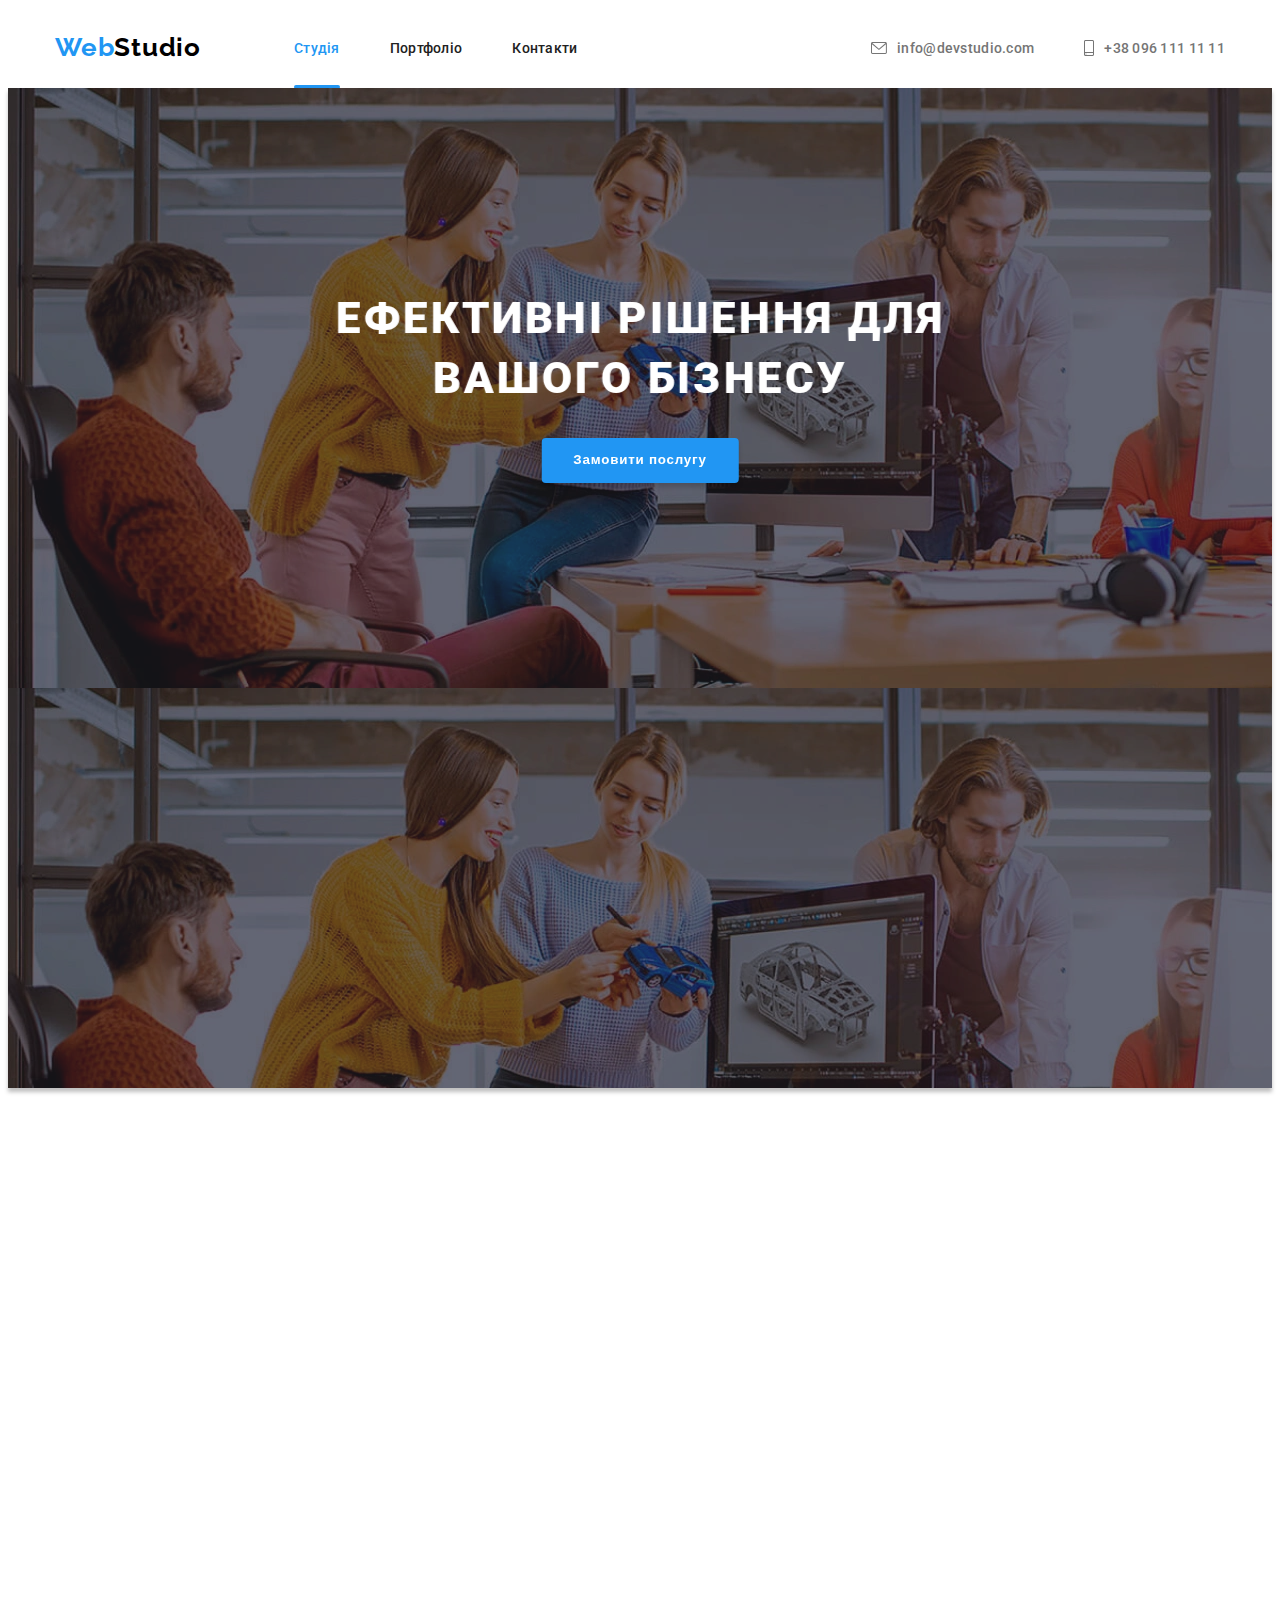
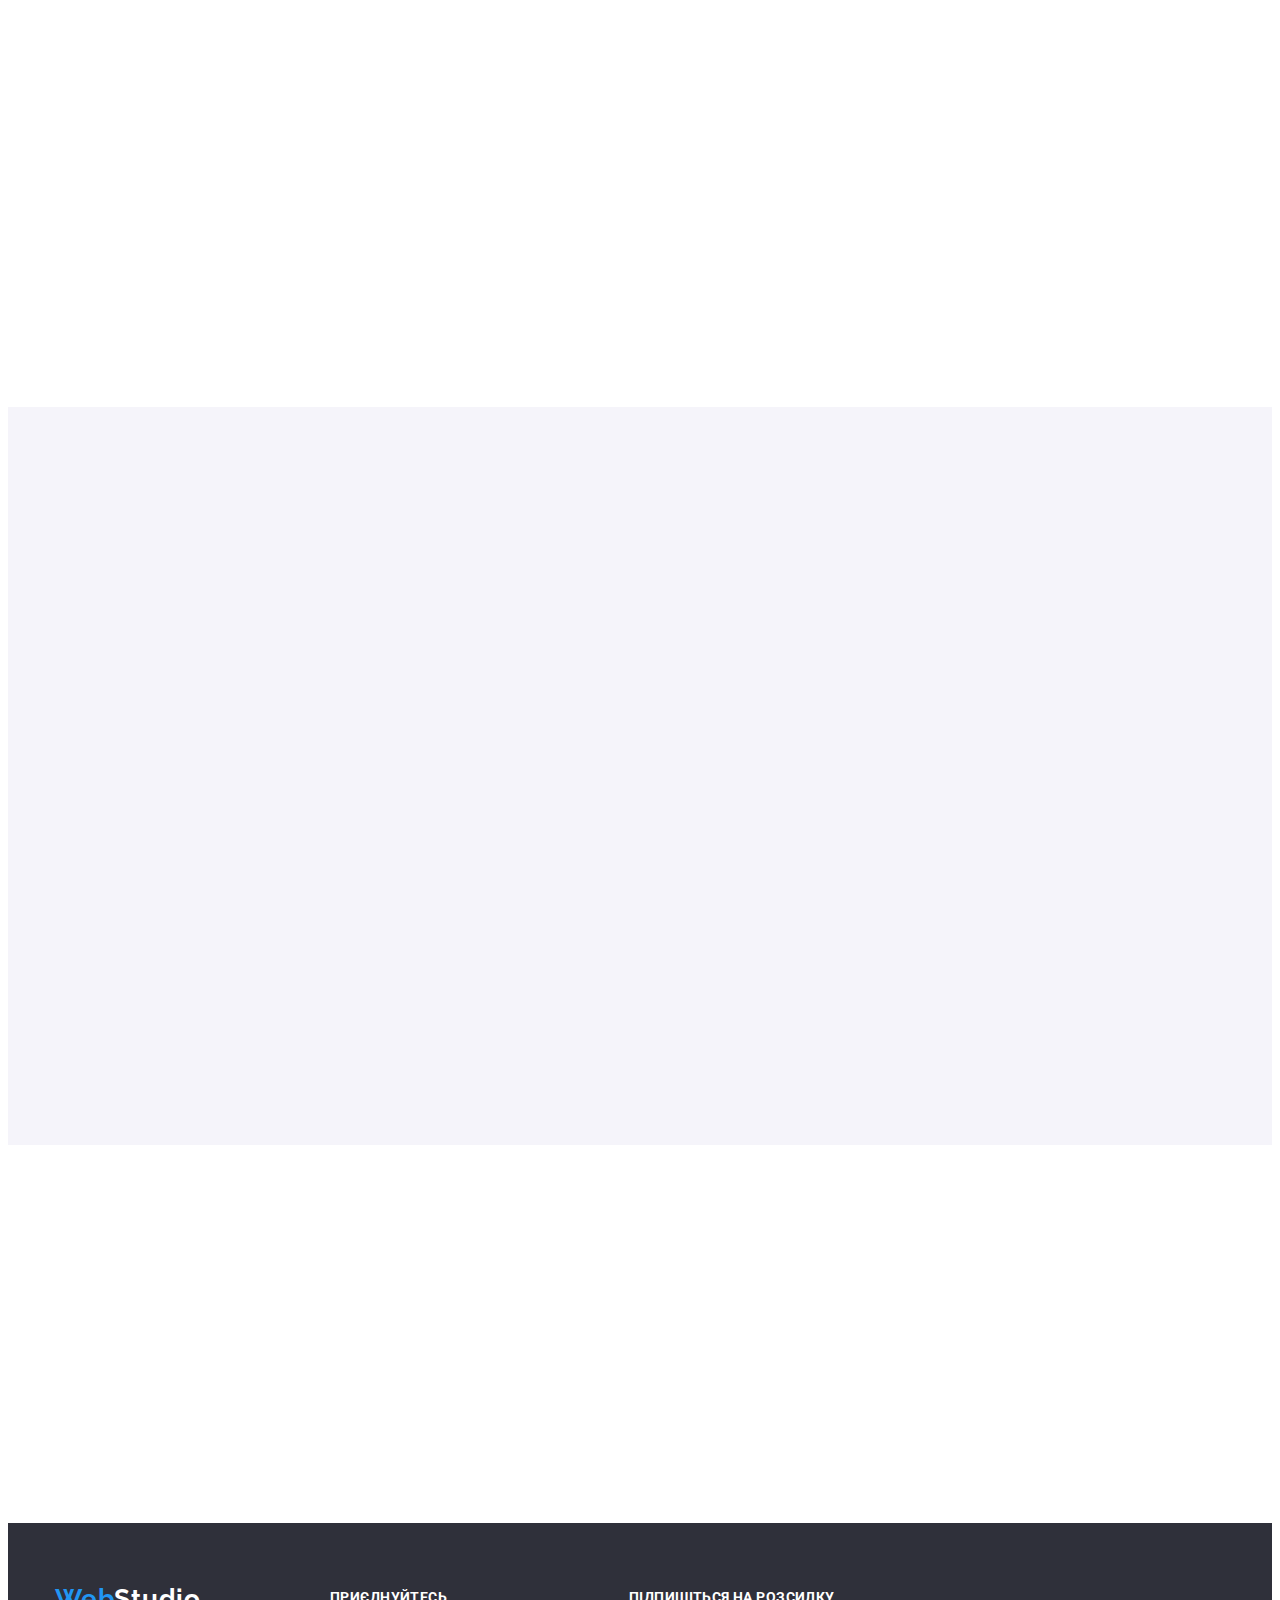
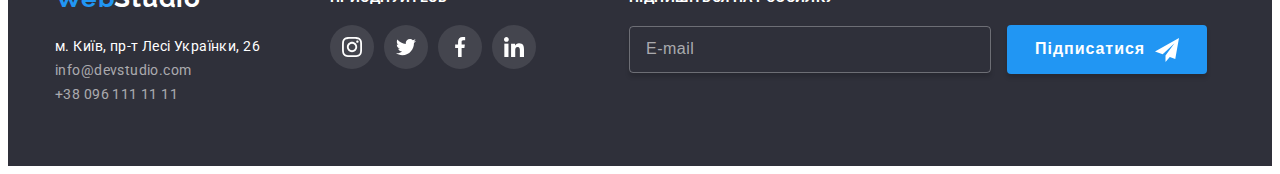
<file: index.html>
<!DOCTYPE html>
<html lang="en">
  <head>
    <meta charset="UTF-8">
    <meta http-equiv="X-UA-Compatible" content="IE=edge">
    <meta name="viewport" content="width=device-width, initial-scale=1.0">
    <title>WebStudio</title>
    <!-- шрифти -->
    <link href="https://fonts.googleapis.com" rel="preconnect">
    <link href="https://fonts.gstatic.com" rel="preconnect" crossorigin>
    <link href="https://fonts.googleapis.com/css2?family=Playfair+Display&family=Raleway:wght@700&family=Roboto:wght@400;500;700;900&family=Ubuntu:wght@300&display=swap" rel="stylesheet">

    <link href="https://cdnjs.cloudflare.com/ajax/libs/modern-normalize/1.1.0/modern-normalize.min.css" rel="stylesheet" integrity="sha512-wpPYUAdjBVSE4KJnH1VR1HeZfpl1ub8YT/NKx4PuQ5NmX2tKuGu6U/JRp5y+Y8XG2tV+wKQpNHVUX03MfMFn9Q==" crossorigin="anonymous" referrerpolicy="no-referrer">

    <link href="https://unpkg.com/aos@2.3.1/dist/aos.css" rel="stylesheet">
    <link href="./styles/modal.css" rel="stylesheet">
    <link href="./styles/reset.css" rel="stylesheet">
    <link href="./styles/index.css" rel="stylesheet">
  </head>

  <body>
    <!-- Секція HEADER -->
    <header class="header">
      <div class="container">
        <nav class="header-navigation">
          <a class="header-logo" href="./index.html">Web<span>Studio</span></a>
          <ul class="navigation-list">
            <li class="navigation-item">
              <a class="navigation-first-page" href="./index.html" target="_parent" rel="noopener noreferrer">Студія</a>
            </li>
            <li class="navigation-item">
              <a class="navigation-link" href="./portfolio.html" target="_parent" rel="noopener noreferrer">Портфоліо</a>
              <div class="navigation-widget"></div>
            </li>
            <li class="navigation-item">
              <a class="navigation-link" href="./kontakt.html" target="_parent" rel="noopener noreferrer">Контакти</a>
              <div class="navigation-widget"></div>
            </li>
          </ul>
          <ul class="navigation-contacts">
            <li class="navigation-contact">
              <a class="contact-link" href="mailto:info@devstudio.com">
                <svg class="svg-icon-mail">
                  <use href="./img/svg/symbol-defs.svg#icon-mail"></use>
                </svg>
                <span class="contact-text">info@devstudio.com</span>
              </a>
            </li>
            <li class="navigation-contact">
              <a class="contact-link" href="tel:+380961111111">
                <svg class="svg-icon-smartphone">
                  <use href="./img/svg/symbol-defs.svg#icon-smartphone"></use>
                </svg>
                <span class="contact-text">+38 096 111 11 11</span>
              </a>
            </li>
          </ul>
        </nav>
      </div>
    </header>
    <!-- MAIN -->
    <main class="main">
      <!-- cекція герой -->
      <section class="hero" data-aos="zoom-in" data-aos-duration="500">
        <div class="container">
            <div class="hero-overlay"></div>
            <div class="hero-container">
                <h1 class="hero-tittle" data-aos="flip-down" data-aos-duration="1000">Ефективні рішення для <br>вашого бізнесу</h1>
             <button class="hero-button" data-modal-open type="button">
            Замовити послугу
            </button>
          </div>
        </div>
      </section>
      <!-- Нова секція - second-section -->
      <section class="second-section">
        <div class="container">
          <ul class="second-section-list">
            <li class="second-section-item ssi1" data-aos="fade-right" data-aos-duration="1000">
              <h2 class="second-section-title">УВАГА ДО ДЕТАЛЕЙ</h2>
              <p class="second-section-paragraph">
                Ідейні міркування, і навіть початок повсякденної роботи з
                формування позиції.
              </p>
            </li>
            <li class="second-section-item ssi2" data-aos="fade-up" data-aos-duration="1000">
              <h2 class="second-section-title">ПУНКТУАЛЬНІСТЬ</h2>
              <p class="second-section-paragraph">
                Завдання організації, особливо рамки і місце навчання кадрів
                тягне у себе.
              </p>
            </li>
            <li class="second-section-item ssi3" data-aos="fade-up" data-aos-duration="1000">
              <h2 class="second-section-title">ПЛАНУВАННЯ</h2>
              <p class="second-section-paragraph">
                Так само консультація з широким активом значною мірою зумовлює.
              </p>
            </li>
            <li class="second-section-item ssi4" data-aos="fade-left" data-aos-duration="1000">
              <h2 class="second-section-title">СУЧАСНІ ТЕХНОЛОГІЇ</h2>
              <p class="second-section-paragraph">
                Значимість цих проблем настільки очевидна, що реалізація
                планових завдань.
              </p>
            </li>
          </ul>
        </div>
      </section>
      <!-- work -->
      <section class="work">
        <div class="container">
          <h2 class="work-title" data-aos="zoom-in-up" data-aos-duration="800">Чим ми займаємося</h2>
          <ul class="work-list">
            <li class="work-item" data-aos="zoom-in-down" data-aos-duration="1000">
              <img class="work-img" src="./img/imgIndex/img1.webp" alt="планшетні рішення">
              <div class="work-box">
                <p class="work-text">Десктопні додатки</p>
              </div>
            </li>
            <li class="work-item" data-aos="zoom-in-down" data-aos-duration="1000">
              <img class="work-img" src="./img/imgIndex/img2.webp" alt="мобільні сайти">
              <div class="work-box">
                <p class="work-text">Мобільні додатки</p>
              </div>
            </li>
            <li class="work-item" data-aos="zoom-in-down" data-aos-duration="1000">
              <img class="work-img" src="./img/imgIndex/img3.webp" alt="дизайнерські рішення">
              <div class="work-box">
                <p class="work-text">Дизайнерські рішення</p>
              </div>
            </li>
          </ul>
        </div>
      </section>
      <!-- Нова секція - team -->
      <section class="team">
        <div class="container">
          <h2 class="team-title" data-aos="zoom-out-up" data-aos-duration="400">Наша команда</h2>
          <ul class="team-list">
            <li class="team-item" data-aos="flip-left" data-aos-duration="1000">
              <img class="team-image" src="./img/imgIndex/img4.webp" alt="фото гора Дем'яненко" width="500">
              <h3 class="team-subtitle">Ігор Дем'яненко</h3>
              <p class="team-text">Product Designer</p>
              <ul class="team-socials">
                <li class="team-social">
                  <a class="team-icons" href="#">
                    <svg class="team-icon">
                      <use href="./img/svg/symbol-defs.svg#icon-instagram"></use>
                    </svg>
                  </a>
                </li>
                <li class="team-social">
                  <a class="team-icons" href="#">
                    <svg class="team-icon">
                      <use href="./img/svg/symbol-defs.svg#icon-twitter"></use>
                    </svg>
                  </a>
                </li>
                <li class="team-social">
                  <a class="team-icons" href="#">
                    <svg class="team-icon">
                      <use href="./img/svg/symbol-defs.svg#icon-facebook"></use>
                    </svg>
                  </a>
                </li>
                <li class="team-social">
                  <a class="team-icons" href="#">
                    <svg class="team-icon">
                      <use href="./img/svg/symbol-defs.svg#icon-linkedin"></use>
                    </svg>
                  </a>
                </li>
              </ul>
            </li>
            <li class="team-item" data-aos="flip-left" data-aos-duration="1500">
              <img class="team-image" src="./img/imgIndex/img5.webp" alt="фото Ольги Рєпіни" width="500">
              <h3 class="team-subtitle">Ольга Рєпіна</h3>
              <p class="team-text">Frontend Developer</p>
              <ul class="team-socials">
                <li class="team-social">
                  <a class="team-icons" href="#">
                    <svg class="team-icon">
                      <use href="./img/svg/symbol-defs.svg#icon-instagram"></use>
                    </svg>
                  </a>
                </li>
                <li class="team-social">
                  <a class="team-icons" href="#">
                    <svg class="team-icon">
                      <use href="./img/svg/symbol-defs.svg#icon-twitter"></use>
                    </svg>
                  </a>
                </li>
                <li class="team-social">
                  <a class="team-icons" href="#">
                    <svg class="team-icon">
                      <use href="./img/svg/symbol-defs.svg#icon-facebook"></use>
                    </svg>
                  </a>
                </li>
                <li class="team-social">
                  <a class="team-icons" href="#">
                    <svg class="team-icon">
                      <use href="./img/svg/symbol-defs.svg#icon-linkedin"></use>
                    </svg>
                  </a>
                </li>
              </ul>
            </li>
            <li class="team-item" data-aos="flip-left" data-aos-duration="2000">
              <img class="team-image" src="./img/imgIndex/img6.webp" alt="фото Миколи Тарасова" width="500">
              <h3 class="team-subtitle">Микола Тарасов</h3>
              <p class="team-text">Marketing</p>
              <ul class="team-socials">
                <li class="team-social">
                  <a class="team-icons" href="#">
                    <svg class="team-icon">
                      <use href="./img/svg/symbol-defs.svg#icon-instagram"></use>
                    </svg>
                  </a>
                </li>
                <li class="team-social">
                  <a class="team-icons" href="#">
                    <svg class="team-icon">
                      <use href="./img/svg/symbol-defs.svg#icon-twitter"></use>
                    </svg>
                  </a>
                </li>
                <li class="team-social">
                  <a class="team-icons" href="#">
                    <svg class="team-icon">
                      <use href="./img/svg/symbol-defs.svg#icon-facebook"></use>
                    </svg>
                  </a>
                </li>
                <li class="team-social">
                  <a class="team-icons" href="#">
                    <svg class="team-icon">
                      <use href="./img/svg/symbol-defs.svg#icon-linkedin"></use>
                    </svg>
                  </a>
                </li>
              </ul>
            </li>
            <li class="team-item" data-aos="flip-left" data-aos-duration="2500">
              <img class="team-image" src="./img/imgIndex/img7.webp" alt="фото Михайла Єрмакова" width="500">
              <h3 class="team-subtitle">Михайло Єрмаков</h3>
              <p class="team-text">UI Designer</p>
              <ul class="team-socials">
                <li class="team-social">
                  <a class="team-icons" href="#">
                    <svg class="team-icon">
                      <use href="./img/svg/symbol-defs.svg#icon-instagram"></use>
                    </svg>
                  </a>
                </li>
                <li class="team-social">
                  <a class="team-icons" href="#">
                    <svg class="team-icon">
                      <use href="./img/svg/symbol-defs.svg#icon-twitter"></use>
                    </svg>
                  </a>
                </li>
                <li class="team-social">
                  <a class="team-icons" href="#">
                    <svg class="team-icon">
                      <use href="./img/svg/symbol-defs.svg#icon-facebook"></use>
                    </svg>
                  </a>
                </li>
                <li class="team-social">
                  <a class="team-icons" href="#">
                    <svg class="team-icon">
                      <use href="./img/svg/symbol-defs.svg#icon-linkedin"></use>
                    </svg>
                  </a>
                </li>
              </ul>
            </li>
          </ul>
        </div>
      </section>
      <section class="customers">
        <h1 class="customers-title" data-aos="fade-down">Постійні клієнти</h1>
        <ul class="customers-list">
          <li class="customers-item" data-aos="zoom-in" data-aos-duration="500">
            <a class="customers-link" href="#">
              <svg class="customers-icon">
                <use href="./img/svg/symbol-defs.svg#icon-Logo1"></use>
              </svg>
            </a>
          </li>
          <li class="customers-item" data-aos="zoom-in" data-aos-duration="800">
            <a class="customers-link" href="#">
              <svg class="customers-icon">
                <use href="./img/svg/symbol-defs.svg#icon-Logo2"></use>
              </svg>
            </a>
          </li>
          <li class="customers-item" data-aos="zoom-in" data-aos-duration="1100">
            <a class="customers-link" href="#">
              <svg class="customers-icon">
                <use href="./img/svg/symbol-defs.svg#icon-Logo3"></use>
              </svg>
            </a>
          </li>
          <li class="customers-item" data-aos="zoom-in" data-aos-duration="1400">
            <a class="customers-link" href="#">
              <svg class="customers-icon">
                <use href="./img/svg/symbol-defs.svg#icon-logo4"></use>
              </svg>
            </a>
          </li>
          <li class="customers-item" data-aos="zoom-in" data-aos-duration="1700">
            <a class="customers-link" href="#">
              <svg class="customers-icon">
                <use href="./img/svg/symbol-defs.svg#icon-Logo5"></use>
              </svg>
            </a>
          </li>
          <li class="customers-item" data-aos="zoom-in" data-aos-duration="2000">
            <a class="customers-link" href="#">
              <svg class="customers-icon">
                <use href="./img/svg/symbol-defs.svg#icon-Logo6"></use>
              </svg>
            </a>
          </li>
        </ul>
      </section>
    </main>
    <!-- Footer -->
    <footer class="footer">
      <div class="container footer-container">
        <div class="footer-box1">
          <a class="footer-logo" href="./index.html">Web<span>Studio</span></a>
          <address class="footer-address">
            м. Київ, пр-т Лесі Українки, 26
          </address>
          <ul class="footer-list">
            <li class="footer-item">
              <a class="footer-link" href="mailto:info@devstudio.com">info@devstudio.com</a>
            </li>
            <li class="footer-item">
              <a class="footer-link" href="tel:+380961111111">+38 096 111 11 11</a>
            </li>
          </ul>
        </div>
        <div class="footer-box2">
          <h2 class="footer-text">приєднуйтесь</h2>
          <ul class="footer-socials">
            <li class="footer-social">
              <a class="footer-icons" href="#">
                <svg class="footer-icon">
                  <use href="./img/svg/symbol-defs.svg#icon-instagram"></use>
                </svg>
              </a>
            </li>
            <li class="footer-social">
              <a class="footer-icons" href="#">
                <svg class="footer-icon">
                  <use href="./img/svg/symbol-defs.svg#icon-twitter"></use>
                </svg>
              </a>
            </li>
            <li class="footer-social">
              <a class="footer-icons" href="#">
                <svg class="footer-icon">
                  <use href="./img/svg/symbol-defs.svg#icon-facebook"></use>
                </svg>
              </a>
            </li>
            <li class="footer-social">
              <a class="footer-icons" href="#">
                <svg class="footer-icon">
                  <use href="./img/svg/symbol-defs.svg#icon-linkedin"></use>
                </svg>
              </a>
            </li>
          </ul>
        </div>
        <form class="footer-form">
          <p class="footer-subscription">Підпишіться на розсилку</p>
          <input class="footer-input" type="email" required placeholder="E-mail">
          <button class="footer-button" type="submit">
            <span>Підписатися</span>
            <svg class="footer-svg" width="24px" height="24px">
              <use href="./img/svg/symbol-defs.svg#icon-telegram"></use>
            </svg>
          </button>
        </form>
      </div>
    </footer>

    <!-- modal -->

    <div class="backdrop is-hidden" data-modal>
      <div class="modal-window">
        <form class="modal-form">
          <h2 class="modal-title">Залиште свої дані, ми вам передзвонимо</h2>
          <ul class="modal-list">
            <li class="modal-item">
              <label class="modal-name-label modal-label" for="name">Ім'я</label>
              <div class="modal-holder">
                <input class="modal-name-input modal-input" id="name" type="text" required>
                <svg class="modal-svg modal-people-svg">
                  <use href="./img/svg/symbol-defs.svg#icon-modal-people"></use>
                </svg>
              </div>
            </li>
            <li class="modal-item">
              <label class="modal-phone-label modal-label" for="phone">Телефон</label>
              <div class="modal-holder">
                <input class="modal-phone-input modal-input" id="phone" type="number" required>
                <svg class="modal-svg modal-phone-svg">
                  <use href="./img/svg/symbol-defs.svg#icon-modal-phone"></use>
                </svg>
              </div>
            </li>
            <li class="modal-item">
              <label class="modal-mail-label modal-label" for="mail">Пошта</label>
              <div class="modal-holder">
                <input class="modal-mail-input modal-input" id="mail" type="email" required>
                <svg class="modal-svg modal-mail-svg">
                  <use href="./img/svg/symbol-defs.svg#icon-modal-mail"></use>
                </svg>
              </div>
            </li>
            <li class="modal-item">
              <label class="modal-comment-label modal-label" for="comment">Коментар</label>
              <input class="modal-comment-input" id="comment" type="text" placeholder="Введіть текст">
            </li>
          </ul>
          <div class="modal-box">
            <input class="modal-checkbox-input" id="checkbox" type="checkbox" required>
            <label class="modal-checkbox-label" for="checkbox">
              <span class="modal-checkbox-text">Погоджуюся з розсилкою та приймаю</span>
            </label>
            <a class="checkbox-link" href="#">Умови договору</a>
          </div>
          <button class="modal-close" data-modal-close>
            <svg class="modal-close-svg">
              <use href="./img/svg/symbol-defs.svg#icon-modal-close"></use>
            </svg>
          </button>
          <button class="modal-button" type="submit">Відправити</button>
        </form>
      </div>
    </div>

    <script src="./js/modal.js"></script>
    <script src="https://unpkg.com/aos@2.3.1/dist/aos.js"></script>
    <script>
      AOS.init();
    </script>
  </body>
</html>
</file>
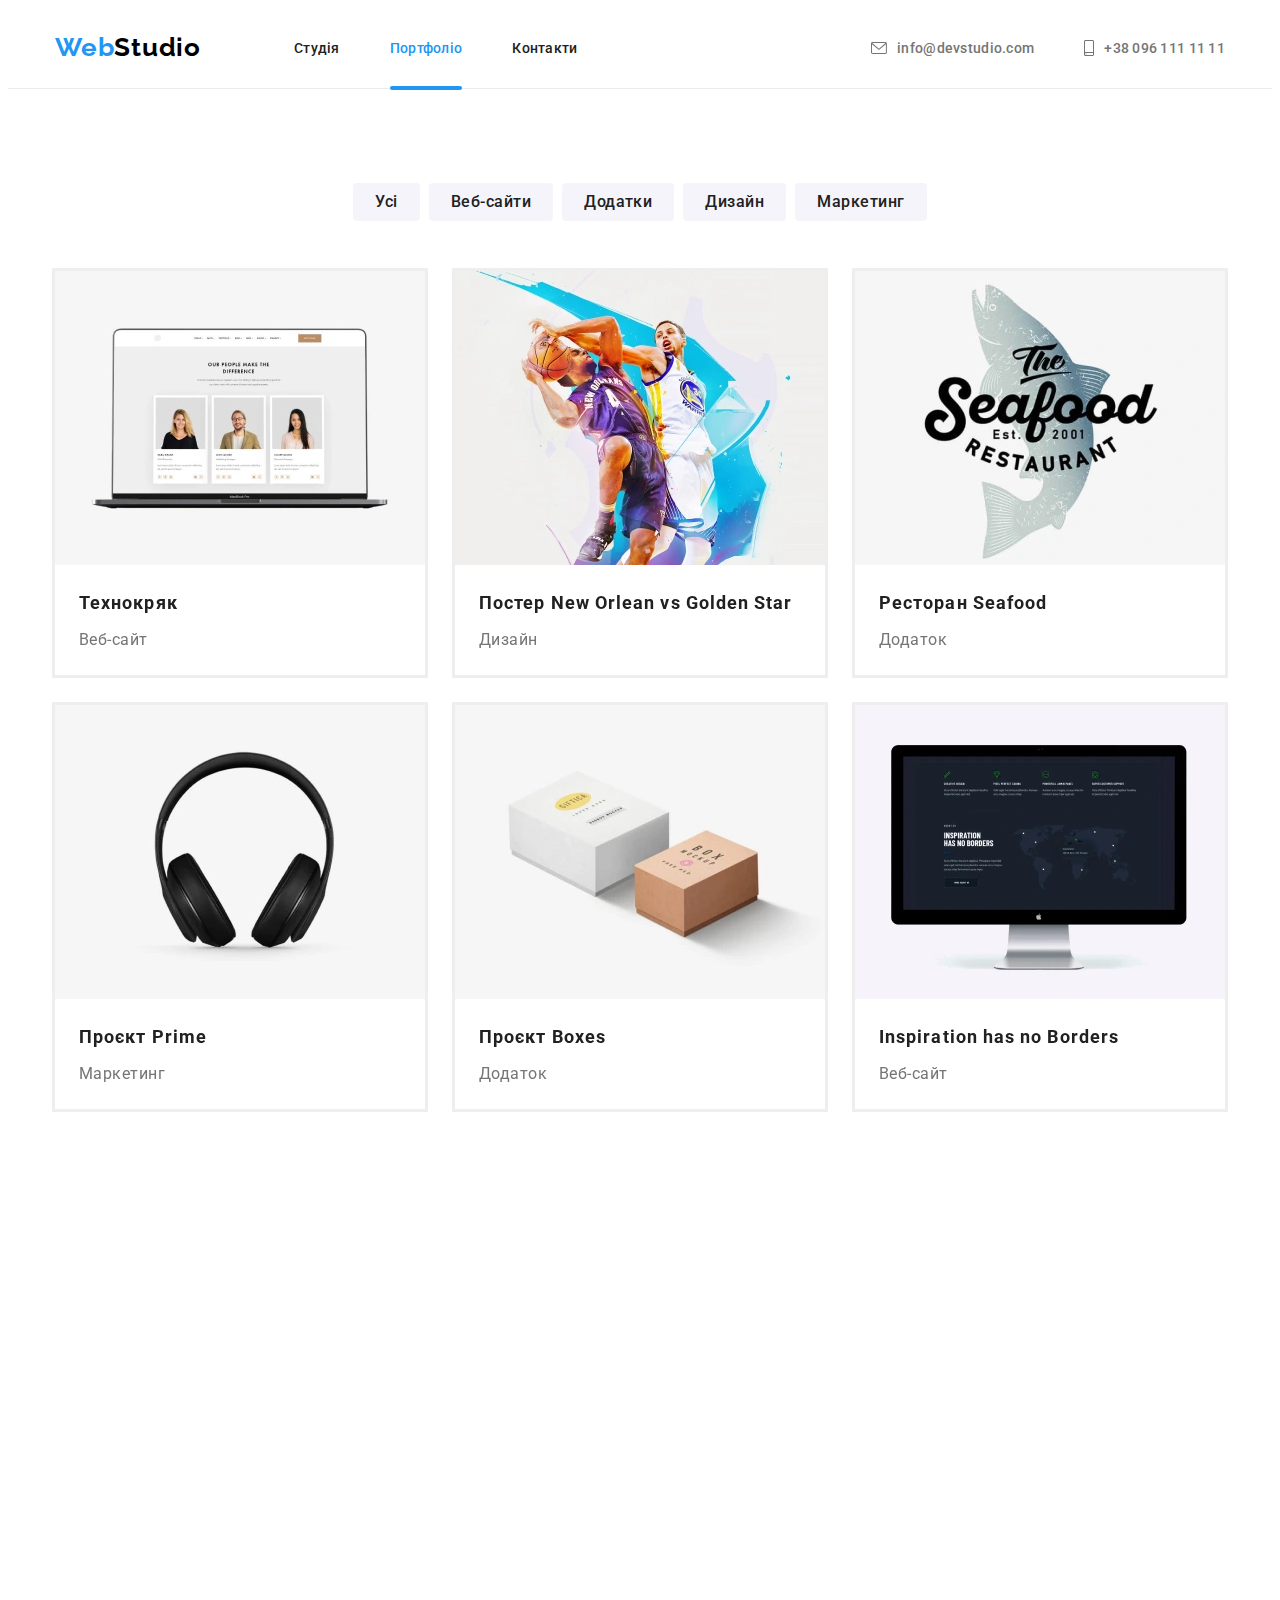
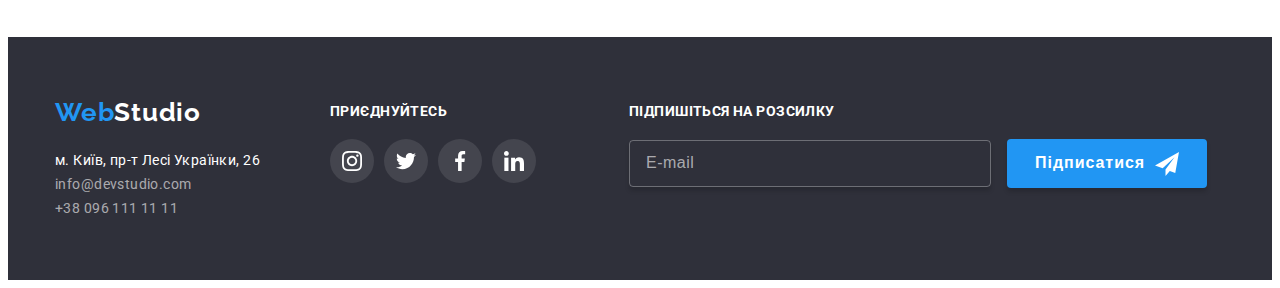
<file: portfolio.html>
<!DOCTYPE html>
<html lang="en">
<head>
    <meta charset="UTF-8">
    <meta http-equiv="X-UA-Compatible" content="IE=edge">
    <meta name="viewport" content="width=device-width, initial-scale=1.0">
    <title>WebStudio</title>
<!-- шрифти -->
<link href="https://fonts.googleapis.com" rel="preconnect">
<link href="https://fonts.gstatic.com" rel="preconnect" crossorigin>
<link href="https://fonts.googleapis.com/css2?family=Playfair+Display&family=Raleway:wght@700&family=Roboto:wght@400;500;700;900&family=Ubuntu:wght@300&display=swap" rel="stylesheet">

<link href="https://cdnjs.cloudflare.com/ajax/libs/modern-normalize/1.1.0/modern-normalize.min.css" rel="stylesheet" integrity="sha512-wpPYUAdjBVSE4KJnH1VR1HeZfpl1ub8YT/NKx4PuQ5NmX2tKuGu6U/JRp5y+Y8XG2tV+wKQpNHVUX03MfMFn9Q==" crossorigin="anonymous" referrerpolicy="no-referrer">

<link href="https://unpkg.com/aos@2.3.1/dist/aos.css" rel="stylesheet">
<link href="./styles/reset.css" rel="stylesheet">
<link href="./styles/portfolio.css" rel="stylesheet">
</head>
<body>
       <!-- HEADER -->
    <!-- Секція HEADER -->
    <header class="header">
        <div class="container">
        <nav class="header-navigation">
            <a class="header-logo" href="./index.html">Web<span>Studio</span></a>
            <ul class="navigation-list">
                <li class="navigation-item">
                    <a class="navigation-link" href="./index.html" target="_parent" rel="noopener noreferrer">Студія</a>
                    <div class="navigation-widget"></div>
                </li>
                <li class="navigation-item">
                    <a class="navigation-second-page" href="./portfolio.html" target="_parent" rel="noopener noreferrer">Портфоліо</a>
                </li>
                <li class="navigation-item">
                    <a class="navigation-link" href="./kontakt.html" target="_parent" rel="noopener noreferrer">Контакти</a>
                    <div class="navigation-widget"></div>
                </li>
            </ul>
            <ul class="navigation-contacts">
                <li class="navigation-contact">
                    <a class="contact-link" href="mailto:info@devstudio.com">
                        <svg class="svg-icon-mail">
                            <use href="./img/svg/symbol-defs.svg#icon-mail"></use>
                        </svg>
                        <span class="contact-text">info@devstudio.com</span>
                    </a>
                </li>
                <li class="navigation-contact">
                    <a class="contact-link" href="tel:+380961111111">
                        <svg class="svg-icon-smartphone">
                            <use href="./img/svg/symbol-defs.svg#icon-smartphone"></use>
                        </svg>
                        <span class="contact-text">+38 096 111 11 11</span>
                    </a>
                </li>
            </ul>
        </nav>
    </div>
    </header>
    <!-- MAIN -->
    <main class="main">
    <!-- SECTION - section-navigation -->
        <section class="section-navigation">
            <div class="container">
            <nav class="main-navigation">
                <ul class="main-navigation-list">
                    <li class="main-navigation-item">
                       <a class="main-navigation-link" href="http://portfolio" target="_blank" rel="noopener noreferrer">Усі</a>
                    </li>
                    <li class="main-navigation-item">
                        <a class="main-navigation-link" href="http://websites" target="_blank" rel="noopener noreferrer">Веб-сайти</a>
                    </li>
                    <li class="main-navigation-item">
                        <a class="main-navigation-link" href="http://dodatky" target="_blank" rel="noopener noreferrer">Додатки</a>
                    </li>
                    <li class="main-navigation-item">
                        <a class="main-navigation-link" href="http://Design" target="_blank" rel="noopener noreferrer">Дизайн</a>
                    </li>
                    <li class="main-navigation-item">
                        <a class="main-navigation-link" href="http://Marketing" target="_blank" rel="noopener noreferrer">Маркетинг</a>
                    </li>
                </ul>
            </nav>
        </div>
        </section>
    <!-- SECTION - content -->
        <section class="content">
            <div class="container">
            <ul class="content-list">
                <li class="content-item" data-aos="fade-up" data-aos-duration="1000">
                    <a class="content-link" href="#">
                        <div class="content-box">
                            <img class="content-image" src="./img/imgPortfolio/img1.webp" alt="комп’ютер">
                            <div class="overlay">
                                <p class="overlay-text">Ресурс пропонує комплексні пропозиції з різним рівнем функціоналу та сервісів. Все це дозволить відвідувачу отримати вичерпні відомості про компанію чи приватну особу.</p>
                            </div> 
                        </div>
                        <h2 class="content-subtitle">Технокряк</h2>
                        <p class="content-text">Веб-сайт</p>
                    </a>
                </li>
                <li class="content-item" data-aos="fade-up" data-aos-duration="1000">
                    <a class="content-link" href>
                        <div class="content-box">
                            <img class="content-image" src="./img/imgPortfolio/img2.webp" alt="баскетбол">
                            <div class="overlay">
                                <p class="overlay-text">Ресурс пропонує комплексні пропозиції з різним рівнем функціоналу та сервісів. Все це дозволить відвідувачу отримати вичерпні відомості про компанію чи приватну особу.</p>
                            </div> 
                        </div>
                        <h2 class="content-subtitle">Постер New Orlean vs Golden Star</h2>
                        <p class="content-text">Дизайн</p>
                    </a>
                </li>
                <li class="content-item" data-aos="fade-up" data-aos-duration="1000">
                     <a class="content-link" href>
                        <div class="content-box">
                            <img class="content-image" src="./img/imgPortfolio/img3.webp" alt="якийсь логотип">
                            <div class="overlay">
                                <p class="overlay-text">Ресурс пропонує комплексні пропозиції з різним рівнем функціоналу та сервісів. Все це дозволить відвідувачу отримати вичерпні відомості про компанію чи приватну особу.</p>
                            </div> 
                        </div>
                        <h2 class="content-subtitle">Ресторан Seafood</h2>
                        <p class="content-text">Додаток</p>
                     </a>
                </li>
                <li class="content-item" data-aos="fade-up" data-aos-duration="1000">
                    <a class="content-link" href>
                        <div class="content-box">
                            <img class="content-image" src="./img/imgPortfolio/img4.webp" alt="навушники">
                            <div class="overlay">
                                <p class="overlay-text">Ресурс пропонує комплексні пропозиції з різним рівнем функціоналу та сервісів. Все це дозволить відвідувачу отримати вичерпні відомості про компанію чи приватну особу.</p>
                            </div> 
                        </div>
                        <h2 class="content-subtitle">Проєкт Prime</h2>
                        <p class="content-text">Маркетинг</p>
                    </a>
                </li>
                <li class="content-item" data-aos="fade-up" data-aos-duration="1000">
                    <a class="content-link" href>
                        <div class="content-box">
                            <img class="content-image" src="./img/imgPortfolio/img5.webp" alt="коробки">
                            <div class="overlay">
                                <p class="overlay-text">Ресурс пропонує комплексні пропозиції з різним рівнем функціоналу та сервісів. Все це дозволить відвідувачу отримати вичерпні відомості про компанію чи приватну особу.</p>
                            </div> 
                        </div>
                        <h2 class="content-subtitle">Проєкт Boxes</h2>
                        <p class="content-text">Додаток</p>
                    </a>
                </li>
                <li class="content-item" data-aos="fade-up" data-aos-duration="1000">
                    <a class="content-link" href>
                        <div class="content-box">
                            <img class="content-image" src="./img/imgPortfolio/img6.webp" alt="комп’ютер">
                            <div class="overlay">
                                <p class="overlay-text">Ресурс пропонує комплексні пропозиції з різним рівнем функціоналу та сервісів. Все це дозволить відвідувачу отримати вичерпні відомості про компанію чи приватну особу.</p>
                            </div> 
                        </div>
                        <h2 class="content-subtitle">Inspiration has no Borders</h2>
                        <p class="content-text">Веб-сайт</p>
                    </a>
                </li>
                <li class="content-item" data-aos="fade-up" data-aos-duration="1000">
                    <a class="content-link" href>
                        <div class="content-box">
                            <img class="content-image" src="./img/imgPortfolio/img7.webp" alt="журнал">
                            <div class="overlay">
                                <p class="overlay-text">Ресурс пропонує комплексні пропозиції з різним рівнем функціоналу та сервісів. Все це дозволить відвідувачу отримати вичерпні відомості про компанію чи приватну особу.</p>
                            </div> 
                        </div>
                        <h2 class="content-subtitle">Видання Limited Edition</h2>
                        <p class="content-text">Дизайн</p>
                    </a>
                </li>
                <li class="content-item" data-aos="fade-up" data-aos-duration="1000">
                    <a class="content-link" href>
                        <div class="content-box">
                            <img class="content-image" src="./img/imgPortfolio/img8.webp" alt="якийсь бейдж">
                            <div class="overlay">
                                <p class="overlay-text">Ресурс пропонує комплексні пропозиції з різним рівнем функціоналу та сервісів. Все це дозволить відвідувачу отримати вичерпні відомості про компанію чи приватну особу.</p>
                            </div> 
                        </div>
                        <h2 class="content-subtitle">Проєкт LAB</h2>
                        <p class="content-text">Маркетинг</p>
                    </a>
                </li>
                <li class="content-item" data-aos="fade-up" data-aos-duration="1000">
                    <a class="content-link" href>
                        <div class="content-box">
                            <img class="content-image" src="./img/imgPortfolio/img9.webp" alt="макбук">
                            <div class="overlay">
                                <p class="overlay-text">Ресурс пропонує комплексні пропозиції з різним рівнем функціоналу та сервісів. Все це дозволить відвідувачу отримати вичерпні відомості про компанію чи приватну особу.</p>
                            </div> 
                        </div>
                        <h2 class="content-subtitle">Growing Business</h2>
                        <p class="content-text">Growing Business</p>
                    </a>
                </li>
            </ul>
        </div>
        </section>
    </main>
    <!-- FOOTER -->
    <footer class="footer">
        <div class="container footer-container">
            <div class="footer-box1">
                <a class="footer-logo" href="./index.html">Web<span>Studio</span></a>
                <address class="footer-address">м. Київ, пр-т Лесі Українки, 26</address>
                <ul class="footer-list">
                    <li class="footer-item">
                        <a class="footer-link" href="mailto:info@devstudio.com">info@devstudio.com</a>
                    </li>
                    <li class="footer-item">
                        <a class="footer-link" href="tel:+380961111111">+38 096 111 11 11</a>
                    </li>
                </ul>
            </div>
            <div class="footer-box2">
                <h2 class="footer-text">приєднуйтесь</h2>
                <ul class="footer-socials">
                    <li class="footer-social">
                        <a class="footer-icons" href="#">
                            <svg class="footer-icon">
                                <use href="./img/svg/symbol-defs.svg#icon-instagram"></use>
                            </svg>
                        </a>
                    </li>
                    <li class="footer-social">
                        <a class="footer-icons" href="#">
                            <svg class="footer-icon">
                                <use href="./img/svg/symbol-defs.svg#icon-twitter"></use>
                            </svg>
                        </a>
                    </li>
                    <li class="footer-social">
                         <a class="footer-icons" href="#">
                            <svg class="footer-icon">
                                <use href="./img/svg/symbol-defs.svg#icon-facebook"></use>
                            </svg>
                         </a>
                    </li>
                    <li class="footer-social">
                        <a class="footer-icons" href="#">
                            <svg class="footer-icon">
                                <use href="./img/svg/symbol-defs.svg#icon-linkedin"></use>
                            </svg>
                        </a>
                    </li>
                </ul>
            </div>
            <form class="footer-form">
                <p class="footer-subscription">Підпишіться на розсилку</p>
                <input class="footer-input" type="email" required placeholder="E-mail">
                <button class="footer-button" type="submit">
                    <span>Підписатися</span>
                    <svg class="footer-svg" width="24px" height="24px">
                        <use href="./img/svg/symbol-defs.svg#icon-telegram"></use>
                    </svg>
                </button>
            </form>
        </div>
    </footer>

    <script src="https://unpkg.com/aos@2.3.1/dist/aos.js"></script>
    <script>
      AOS.init();
    </script>
</body>
</html>
</file>
<file: styles/modal.css>
.backdrop {
  position: fixed;
  top: 0;
  left: 0;
  right: 0;
  bottom: 0;
  background-color: rgba(0, 0, 0, 0.6);
  backdrop-filter: blur(5px);
  opacity: 1;
  z-index: 100;

  transform: scale(1);
  transition-duration: 500ms;
}

.backdrop.is-hidden {
  opacity: 0;
  pointer-events: none;

  transition-property: transform;
  transition-duration: 250ms;
  transition-timing-function: cubic-bezier(0.4, 0, 0.2, 1);
}

.no-scroll {
  overflow: hidden;
}


.modal-window {
  width: 528px;
  flex-shrink: 0;
  padding: 40px;
  border-radius: 4px;
  background: #fff;
  box-shadow: 0px 2px 1px 0px rgba(0, 0, 0, 0.2),
    0px 1px 1px 0px rgba(0, 0, 0, 0.14), 0px 1px 3px 0px rgba(0, 0, 0, 0.12);
  position: absolute;
  top: 50%;
  left: 50%;
  transform: translate(-50%, -50%);
}

.modal-title {
  color: #212121;
  text-align: center;
  font-size: 20px;
  font-weight: 700;
  letter-spacing: 0.6px;
}

.modal-list {
  display: flex;
  flex-direction: column;
  gap: 10px;
  margin-top: 12px;
}

.modal-label {
  display: block;
  margin-bottom: 4px;
}

.modal-holder {
  position: relative;
}

.modal-input {
  border-radius: 4px;
  border: 1px solid rgba(33, 33, 33, 0.2);
  padding: 13px 0 13px 42px;
  width: 448px;

  transition-property: border;
  transition-duration: 250ms;
  transition-timing-function: cubic-bezier(0.4, 0, 0.2, 1);
}

.modal-input:hover {
  border: 1px solid #2196f3;
}

.modal-input:focus {
  border: 1px solid #2196f3;
}

.modal-svg {
  width: 18px;
  height: 18px;
  position: absolute;
  fill: black;
  top: 14px;
  left: 14px;

  transition-property: fill;
  transition-duration: 250ms;
  transition-timing-function: cubic-bezier(0.4, 0, 0.2, 1);
}

.modal-input:hover + .modal-svg {
  fill: #2196f3;
}

.modal-input:focus + .modal-svg {
  fill: #2196f3;
}

.modal-people-svg {
  position: absolute;
  width: 12px;
  height: 12px;
  top: 17px;
  left: 16px;
}

.modal-name-input {
  padding: 14px 0 14px 42px;
}

.modal-name-label {
  color: #757575;
  font-size: 12px;
  font-weight: 400;
  letter-spacing: 0.12px;
}

.modal-phone-label {
  color: #757575;
  font-size: 12px;
  font-weight: 400;
  letter-spacing: 0.12px;
}

.modal-mail-label {
  color: #757575;
  font-size: 12px;
  font-weight: 400;
  letter-spacing: 0.12px;
}

.modal-comment-label {
  color: #757575;
  font-size: 12px;
  font-weight: 400;
  letter-spacing: 0.12px;
}

.modal-comment-input {
  border-radius: 4px;
  border: 1px solid rgba(33, 33, 33, 0.2);
  flex-shrink: 0;
  width: 448px;
  padding: 12px 0 96px 16px;

  transition-property: border;
  transition-duration: 250ms;
  transition-timing-function: cubic-bezier(0.4, 0, 0.2, 1);
}

.modal-comment-input:hover {
  border: 1px solid #2196f3;
}

.modal-comment-input:focus {
  border: 1px solid #2196f3;
}

input.modal-comment-input::placeholder {
  color: rgba(117, 117, 117, 0.5);
  font-size: 12px;
  font-weight: 400;
  letter-spacing: 0.12px;
}

.modal-box {
  display: flex;
  align-items: center;
  gap: 5px;
  margin-top: 20px;
  padding-left: 13px;
  position: relative;
}

.modal-checkbox-input {
  background-color: transparent;
  border: solid 2px #212121;
}

.modal-checkbox-text {
  color: #757575;
  font-size: 14px;
  font-weight: 400;
  line-height: 1.7;
  letter-spacing: 0.42px;
}

.checkbox-link {
  color: #2196f3;
  font-size: 14px;
  font-weight: 400;
  line-height: 24px;
  letter-spacing: 0.42px;
  text-decoration-line: underline;
  margin-left: 5px;
}

.modal-close {
  position: absolute;
  cursor: pointer;
  right: 8px;
  top: 8px;
  border: 1px solid rgba(0, 0, 0, 0.1);
  background-color: #fff;
  border-radius: 50%;
  width: 30px;
  height: 30px;
  display: flex;
  justify-content: center;
  align-items: center;

  transition-property: transform;
  transition-duration: 250ms;
  transition-timing-function: cubic-bezier(0.4, 0, 0.2, 1);
}

.modal-close:hover {
  transform: scale(1.1);
}

.modal-close-svg {
  fill: black;
  width: 18px;
  height: 18px;

  transition-property: fill;
  transition-duration: 250ms;
  transition-timing-function: cubic-bezier(0.4, 0, 0.2, 1);
}

.modal-close:hover .modal-close-svg {
  fill: #2196f3;
}

.modal-button {
  border-radius: 4px;
  cursor: pointer;
  background: #2196f3;
  box-shadow: 0px 4px 4px 0px rgba(0, 0, 0, 0.15);
  width: 200px;
  height: 50px;
  color: #fff;
  text-align: center;
  font-size: 16px;
  font-weight: 700;
  line-height: 1.8;
  letter-spacing: 0.96px;
  margin-top: 30px;
  margin-left: auto;
  margin-right: auto;
  display: block;

  transition-property: transform;
  transition-duration: 250ms;
  transition-timing-function: cubic-bezier(0.4, 0, 0.2, 1);

}

.modal-button:hover {
  transform: scale(1.03);
}
</file>
<file: styles/index.css>
body {
  font-family: "Roboto";
}

.container {
  width: 1170px;
  padding-left: 15px;
  padding-right: 15px;
  margin-left: auto;
  margin-right: auto;
}

/* HEADER */

.header {
  padding-top: 24px;
  padding-bottom: 25px;
}

.header-navigation {
  display: flex;
}
.header-logo {
  font-family: "Raleway";
  font-weight: 700;
  font-size: 26px;
  line-height: 1.19230769;
  letter-spacing: 0.03em;
  color: #2196f3;
}

.header-logo span {
  color: #000;
}

.navigation-list {
  height: 31px;
  align-items: center;
  display: flex;
  gap: 50px;
  margin-left: 93px;
}

.navigation-item {
  position: relative;
}

.navigation-link {
  font-weight: 500;
  font-size: 14px;
  line-height: 1.14285714;
  letter-spacing: 0.02em;
  color: #212121;

  transition-property: color;
  transition-duration: 250ms;
  transition-timing-function: cubic-bezier(0.4, 0, 0.2, 1);
}

.navigation-link:hover {
  color: #2196f3;
}

.navigation-link:focus {
  color: #2196f3;
}

.navigation-widget {
  display: block;
  position: absolute;
  top: 46px;
  left: 0;
  width: 100%;
  height: 4px;
  border-radius: 2px;
  background-color: white;
  transform: translatey(100%);
  z-index: -2;

  transition-property: transform, background-color, z-index;
  transition-duration: 250ms;
  transition-timing-function: cubic-bezier(0.4, 0, 0.2, 1);
}

.navigation-link:hover + .navigation-widget {
  transform: translatey(0);
  background-color: #2196f3;
  z-index: 1;
}

.navigation-link:focus + .navigation-widget {
  transform: translatey(0);
  background-color: #2196f3;
  z-index: 1;
}

.navigation-first-page {
  display: block;
  position: relative;
  font-weight: 500;
  font-size: 14px;
  line-height: 1.14285714;
  letter-spacing: 0.02em;
  color: #2196f3;
}

.navigation-first-page::after {
  content: "";
  display: block;
  position: absolute;
  top: 45px;
  left: 0;
  width: 100%;
  height: 4px;
  border-radius: 2px;
  background-color: #2196f3;
}

.navigation-contacts {
  align-items: center;
  display: flex;
  margin-left: auto;
  gap: 50px;
}

.contact-link {
  display: flex;
  align-items: center;
  gap: 10px;
  transition-property: transform;
  transition-duration: 250ms;
  transition-timing-function: cubic-bezier(0.4, 0, 0.2, 1);
}

.contact-link:hover {
  transform: scale(1.02);
}

.contact-link:focus {
  transform: scale(1.02);
}

.contact-text {
  font-weight: 500;
  font-size: 14px;
  line-height: 1.14285714;
  letter-spacing: 0.02em;
  color: #757575;

  transition-property: color;
  transition-duration: 250ms;
  transition-timing-function: cubic-bezier(0.4, 0, 0.2, 1);
}

.contact-link:hover .contact-text {
  color: #2196f3;
}

.contact-link:focus .contact-text {
  color: #2196f3;
}

.svg-icon-mail {
  width: 16px;
  height: 12px;
  fill: #757575;

  transition-property: fill;
  transition-duration: 250ms;
  transition-timing-function: cubic-bezier(0.4, 0, 0.2, 1);
}

.contact-link:hover .svg-icon-mail {
  fill: #2196f3;
}

.contact-link:focus .svg-icon-mail {
  fill: #2196f3;
}

.svg-icon-smartphone {
  width: 10px;
  height: 16px;
  fill: #757575;

  transition-property: fill;
  transition-duration: 250ms;
  transition-timing-function: cubic-bezier(0.4, 0, 0.2, 1);
}

.contact-link:hover .svg-icon-smartphone {
  fill: #2196f3;
}

.contact-link:focus .svg-icon-smartphone {
  fill: #2196f3;
}

/* MAIN */

/* секція герой */

.hero {
  background-image: url(../img/imgIndex/herobc.webp);
  padding-top: 200px;
  padding-bottom: 200px;
  box-shadow: 0px 4px 4px 0px rgba(0, 0, 0, 0.25);

  position: relative;
  height: 600px;
}

.hero-overlay {
  position: absolute;
  top: 0;
  left: 0;
  width: 100%;
  height: 100%;
  background-color: rgba(47, 48, 58, 0.4);
}

.hero-container {
  position: absolute;
  top: 200px;
  left: 50%;
  transform: translatex(-50%);
}

.hero-tittle {
  font-weight: 900;
  font-size: 44px;
  line-height: 1.36363636;
  text-align: center;
  letter-spacing: 0.06em;
  text-transform: uppercase;
  color: #ffffff;
  margin-bottom: 30px;
}

.hero-button {
  display: block;
  cursor: pointer;
  border-radius: 4px;
  background-color: #2196f3;
  color: #ffffff;
  font-weight: 700;
  line-height: 1.875;
  letter-spacing: 0.06em;
  box-shadow: 0px 4px 4px 0px rgba(0, 0, 0, 0.15);
  padding: 10px 32px;
  margin: 0 auto;
  transition-property: transform;
  transition-duration: 250ms;
  transition-timing-function: cubic-bezier(0.4, 0, 0.2, 1);
}

.hero-button:hover {
  transform: scale(1.08);
}

/* second-section */

.second-section-list {
  display: flex;
  gap: 30px;
}

.ssi1::before {
  content: "";
  display: block;
  width: 100%;
  height: 120px;
  background-color: #f5f4fa;
  background-image: url(../img/imgIndex/ssi/antenna1.webp);
  background-size: 70px;
  background-repeat: no-repeat;
  background-position: center;
}

.ssi2::before {
  content: "";
  display: block;
  width: 100%;
  height: 120px;
  background-color: #f5f4fa;
  background-image: url(../img/imgIndex/ssi/clock2.webp);
  background-size: 70px;
  background-repeat: no-repeat;
  background-position: center;
}

.ssi3::before {
  content: "";
  display: block;
  width: 100%;
  height: 120px;
  background-color: #f5f4fa;
  background-image: url(../img/imgIndex/ssi/diagram3.webp);
  background-size: 70px;
  background-repeat: no-repeat;
  background-position: center;
}

.ssi4::before {
  content: "";
  display: block;
  width: 100%;
  height: 120px;
  background-color: #f5f4fa;
  background-image: url(../img/imgIndex/ssi/astronaut4.webp);
  background-size: 70px;
  background-repeat: no-repeat;
  background-position: center;
}

.second-section {
  padding-top: 94px;
}

.second-section-title {
  font-weight: 700;
  font-size: 14px;
  line-height: 1.14285714;
  letter-spacing: 0.03em;
  text-transform: uppercase;
  color: #212121;

  margin-top: 33px;
  margin-bottom: 10px;
}

.second-section-paragraph {
  font-weight: 400;
  font-size: 14px;
  line-height: 1.71428571;
  letter-spacing: 0.03em;
  color: #757575;
}

/* work */

.work {
  padding-top: 94px;
  padding-bottom: 94px;
}

.work-title {
  font-weight: 700;
  font-size: 36px;
  line-height: 1.16666667;
  text-align: center;
  letter-spacing: 0.03em;
  color: #212121;
}

.work-list {
  display: flex;
  gap: 30px;
  margin-top: 50px;
}

.work-item {
  position: relative;
}

.work-box {
  position: absolute;
  width: 360px;
  height: 70px;
  background-color: #2f303acc;
  left: 0;
  bottom: 0;
  opacity: 80%;
  display: flex;
  align-items: center;
  justify-content: center;
}

.work-text {
  color: #fff;
  text-align: center;
  font-size: 14px;
  font-style: normal;
  font-weight: 700;
  line-height: normal;
  letter-spacing: 0.42px;
  text-transform: uppercase;
}

/* team */

.team {
  background-color: #f5f4fa;
  padding-top: 94px;
  padding-bottom: 94px;
}

.team-list {
  display: flex;
  gap: 30px;
  margin-top: 50px;
  margin-bottom: 30px;
}

.team-item {
  background-color: #fff;
  box-shadow: 0px 2px 1px 0px rgba(0, 0, 0, 0.2),
    0px 1px 1px 0px rgba(0, 0, 0, 0.14), 0px 1px 3px 0px rgba(0, 0, 0, 0.12);
  padding-bottom: 30px;
  border-radius: 4px;
}

.team-image {
  width: 270px;
}

.team-title {
  font-weight: 700;
  font-size: 36px;
  line-height: 1.16666667;
  text-align: center;
  letter-spacing: 0.03em;
  color: #212121;
}

.team-subtitle {
  font-weight: 500;
  font-size: 16px;
  line-height: 1.1875;
  text-align: center;
  letter-spacing: 0.03em;
  color: #212121;

  margin-top: 30px;
}

.team-text {
  font-weight: 400;
  font-size: 16px;
  line-height: 1.1875;
  text-align: center;
  letter-spacing: 0.03em;
  color: #757575;

  margin-top: 10px;
}

.team-socials {
  display: flex;
  gap: 10px;
  justify-content: center;
  margin-top: 16px;
}

.team-icons {
  display: flex;
  justify-content: center;
  background-color: #ffffff;
  padding: 12px;
  border-radius: 90px;

  transition-property: background-color;
  transition-duration: 250ms;
  transition-timing-function: cubic-bezier(0.4, 0, 0.2, 1);
}

.team-icons:hover {
  background-color: #2196f3;
}

.team-icons:focus {
  background-color: #2196f3;
}

.team-icons:hover .team-icon {
  fill: #fff;
}

.team-icons:focus .team-icon {
  fill: #fff;
}

.team-icon {
  width: 20px;
  height: 20px;
  fill: #afb1b8;

  transition-property: fill;
  transition-duration: 250ms;
  transition-timing-function: cubic-bezier(0.4, 0, 0.2, 1);
}

/* customers */

.customers {
  padding-top: 94px;
  padding-bottom: 94px;
}

.customers-title {
  color: #212121;
  text-align: center;
  font-family: "Roboto";
  font-size: 36px;
  font-weight: 700;
  line-height: normal;
  letter-spacing: 1.08px;
}

.customers-list {
  margin-top: 50px;
  display: flex;
  gap: 30px;
  justify-content: center;
}

.customers-link {
  display: block;
  border: 1px solid #afb1b8;
  padding: 16px 32px;
  border-radius: 4px;

  transition-property: border, transform;
  transition-duration: 250ms;
  transition-timing-function: cubic-bezier(0.4, 0, 0.2, 1);
}

.customers-link:hover {
  border: 1px solid #2196f3;
  transform: scale(1.03);
}

.customers-link:focus {
  border: 1px solid #2196f3;
  transform: scale(1.03);
}

.customers-icon {
  width: 106px;
  height: 60px;
  fill: #afb1b8;

  transition-property: fill;
  transition-duration: 250ms;
  transition-timing-function: cubic-bezier(0.4, 0, 0.2, 1);
}

.customers-link:hover .customers-icon {
  fill: #2196f3;
}

.customers-link:focus .customers-icon {
  fill: #2196f3;
}

/* FOOTER */

.footer {
  background-color: #2f303a;
  padding-top: 60px;
  padding-bottom: 60px;
}

.footer-logo {
  font-family: "Raleway";
}

.footer-container {
  display: flex;
}

.footer-box1 {
  margin-right: 70px;
}

.footer-logo {
  font-weight: 700;
  font-size: 26px;
  line-height: 1.19230769;
  letter-spacing: 0.03em;
  color: #2196f3;
}

.footer-logo span {
  color: #ffffff;
}

.footer-address {
  font-style: normal;
  font-weight: 400;
  font-size: 14px;
  line-height: 1.71428571;
  letter-spacing: 0.03em;
  color: #ffffff;
  margin-top: 20px;
}

.footer-link {
  font-weight: 400;
  font-size: 14px;
  line-height: 1.71428571;
  letter-spacing: 0.03em;
  color: rgba(255, 255, 255, 0.6);
  margin-top: 9px;
}

.footer-box2 {
  padding-top: 6px;
  margin-right: 93px;
}

.footer-text {
  color: #fff;
  font-size: 14px;
  font-style: normal;
  font-weight: 700;
  line-height: normal;
  letter-spacing: 0.42px;
  text-transform: uppercase;
}

.footer-socials {
  display: flex;
  gap: 10px;
  margin-top: 20px;
}

.footer-icons {
  display: flex;
  background-color: rgba(255, 255, 255, 0.1);
  align-items: center;
  padding: 12px;
  border-radius: 50%;

  transition-property: background-color;
  transition-duration: 250ms;
  transition-timing-function: cubic-bezier(0.4, 0, 0.2, 1);
}

.footer-icons:hover {
  background-color: #2196f3;
}

.footer-icons:focus {
  background-color: #2196f3;
}

.footer-icon {
  width: 20px;
  height: 20px;
  fill: #ffffff;
}

.footer-modal {
  background-color: #2f303a;
}

.footer-text {
  color: #fff;
  font-size: 14px;
  font-weight: 700;
  letter-spacing: 0.42px;
  text-transform: uppercase;
}

.footer-form {
  padding-top: 6px;
}

.footer-subscription {
  color: #fff;
  font-size: 14px;
  font-weight: 700;
  letter-spacing: 0.42px;
  text-transform: uppercase;
  margin-bottom: 20px;
}

.footer-input {
  border-radius: 4px;
  border: 1px solid rgba(255, 255, 255, 0.3);
  background-color: rgba(33, 150, 243, 0);
  box-shadow: 0px 4px 4px 0px rgba(0, 0, 0, 0.15);
  flex-shrink: 0;
  padding: 15px 167px 15px 16px;
  margin-right: 12px;
}

input.footer-input::placeholder {
  color: rgba(255, 255, 255, 0.6);
  font-style: normal;
  font-size: 16px;
  font-weight: 400;
  line-height: 1.2;
  letter-spacing: 0.48px;
}

.footer-button {
  color: #fff;
  text-align: center;
  cursor: pointer;
  font-size: 16px;
  font-style: normal;
  font-weight: 700;
  line-height: 1.8;
  letter-spacing: 0.96px;
  border-radius: 4px;
  background: #2196f3;
  box-shadow: 0px 4px 4px 0px rgba(0, 0, 0, 0.15);
  padding: 10px 62px 10px 28px;
  position: relative;

  transition-property: transform;
  transition-duration: 250ms;
  transition-timing-function: cubic-bezier(0.4, 0, 0.2, 1);
}

.footer-button:hover {
  transform: scale(1.03);
}

.footer-svg {
  position: absolute;
  left: 148px;
  top: 13px;
}
</file>
<file: styles/portfolio.css>
body {
  font-family: "Roboto";
}

.container {
  width: 1170px;
  padding-left: 15px;
  padding-right: 15px;
  margin-left: auto;
  margin-right: auto;
}

/* HEADER */

.header {
  border-bottom: 1px solid #ececec;
  padding-top: 24px;
  padding-bottom: 25px;
}

.header-navigation {
  display: flex;
}

.header-logo {
  font-family: "Raleway";
  font-weight: 700;
  font-size: 26px;
  line-height: 1.19230769;
  letter-spacing: 0.03em;
  color: #2196f3;
}

.header-logo span {
  color: #000;
}

.navigation-list {
  display: flex;
  gap: 50px;
  margin-left: 93px;
  align-items: center;
}

.navigation-item {
  position: relative;
}

.navigation-link {
  font-weight: 500;
  font-size: 14px;
  line-height: 1.14285714;
  letter-spacing: 0.02em;
  color: #212121;

  transition-property: color;
  transition-duration: 250ms;
  transition-timing-function: cubic-bezier(0.4, 0, 0.2, 1);
}

.navigation-link:hover {
  color: #2196f3;
}

.navigation-link:focus {
  color: #2196f3;
}

.navigation-widget {
  display: block;
  position: absolute;
  top: 47px;
  left: 0;
  width: 100%;
  height: 4px;
  border-radius: 2px;
  background-color: white;
  transform: translatey(100%);

  transition-property: transform, background-color;
  transition-duration: 250ms;
  transition-timing-function: cubic-bezier(0.4, 0, 0.2, 1);
}

.navigation-link:hover + .navigation-widget {
  transform: translatey(0);
  background-color: #2196f3;
}

.navigation-link:focus + .navigation-widget {
  transform: translatey(0);
  background-color: #2196f3;
}

.navigation-second-page {
  display: block;
  position: relative;
  font-weight: 500;
  font-size: 14px;
  line-height: 1.14285714;
  letter-spacing: 0.02em;
  color: #2196f3;
}

.navigation-second-page::after {
  content: "";
  display: block;
  position: absolute;
  top: 46px;
  left: 0;
  width: 100%;
  height: 4px;
  border-radius: 2px;
  background-color: #2196f3;
}

.navigation-contacts {
  display: flex;
  margin-left: auto;
  align-items: center;
  gap: 50px;
}

.contact-link {
  display: flex;
  align-items: center;
  gap: 10px;
  transition-property: transform;
  transition-duration: 250ms;
  transition-timing-function: cubic-bezier(0.4, 0, 0.2, 1);
}

.contact-link:hover {
  transform: scale(1.02);
}

.contact-link:focus {
  transform: scale(1.02);
}

.contact-text {
  font-weight: 500;
  font-size: 14px;
  line-height: 1.14285714;
  letter-spacing: 0.02em;
  color: #757575;

  transition-property: color;
  transition-duration: 250ms;
  transition-timing-function: cubic-bezier(0.4, 0, 0.2, 1);
}

.contact-link:hover .contact-text {
  color: #2196f3;
}

.contact-link:focus .contact-text {
  color: #2196f3;
}

.svg-icon-mail {
  width: 16px;
  height: 12px;
  fill: #757575;

  transition-property: fill;
  transition-duration: 250ms;
  transition-timing-function: cubic-bezier(0.4, 0, 0.2, 1);
}

.contact-link:hover .svg-icon-mail {
  fill: #2196f3;
}

.contact-link:focus .svg-icon-mail {
  fill: #2196f3;
}

.svg-icon-smartphone {
  width: 10px;
  height: 16px;
  fill: #757575;

  transition-property: fill;
  transition-duration: 250ms;
  transition-timing-function: cubic-bezier(0.4, 0, 0.2, 1);
}

.contact-link:hover .svg-icon-smartphone {
  fill: #2196f3;
}

.contact-link:focus .svg-icon-smartphone {
  fill: #2196f3;
}

/* MAIN */

.main-navigation-list {
  display: flex;
  gap: 9px;
  justify-content: center;
}

.main-navigation-item {
  transition-property: transform;
  transition-duration: 250ms;
  transition-timing-function: cubic-bezier(0.4, 0, 0.2, 1);
}

.main-navigation-item:hover {
  transform: scale(1.06);
}

.section-navigation {
  padding-top: 94px;
  padding-bottom: 50px;
}

.main-navigation-link {
  font-weight: 500;
  line-height: 1.625;
  text-align: center;
  letter-spacing: 0.03em;
  color: #212121;
  padding: 6px 22px;
  background-color: #f5f4fa;
  display: block;
  border-radius: 4px;

  transition-property: transform, background-color, box-shadow;
  transition-duration: 250ms;
  transition-timing-function: cubic-bezier(0.4, 0, 0.2, 1);
}

.main-navigation-link:hover {
  color: #ffffff;
  background-color: #2196f3;
  box-shadow: 0px 3px 1px rgba(0, 0, 0, 0.1), 0px 1px 2px rgba(0, 0, 0, 0.08),
    0px 2px 2px rgba(0, 0, 0, 0.12);
}

.main-navigation-link:focus {
  color: #ffffff;
  background-color: #2196f3;
  box-shadow: 0px 3px 1px rgba(0, 0, 0, 0.1), 0px 1px 2px rgba(0, 0, 0, 0.08),
    0px 2px 2px rgba(0, 0, 0, 0.12);
}

/* content */

.content {
  padding-bottom: 94px;
}

.content-subtitle,
.content-text {
  padding-left: 24px;
}

.content-list {
  display: flex;
  flex-wrap: wrap;
  gap: 30px;
}

.content-item {
  flex-basis: calc((100% - 60px) / 3);
  width: 370px;
  height: 404px;
}

.content-link {
  display: block;
  width: 100%;
  height: 100%;
  outline: solid #eeeeee;

  transition-property: box-shadow, transform;
  transition-duration: 250ms;
  transition-timing-function: cubic-bezier(0.4, 0, 0.2, 1);
}

.content-link:hover {
  box-shadow: 1px 4px 6px 0px rgba(0, 0, 0, 0.16),
    0px 4px 4px 0px rgba(0, 0, 0, 0.06), 0px 1px 1px 0px rgba(0, 0, 0, 0.12);
  transform: scale(1.05);
}

.content-link:focus {
  box-shadow: 1px 4px 6px 0px rgba(0, 0, 0, 0.16),
    0px 4px 4px 0px rgba(0, 0, 0, 0.06), 0px 1px 1px 0px rgba(0, 0, 0, 0.12);
}

.content-image {
  width: 100%;
}

.content-subtitle {
  font-weight: 700;
  font-size: 18px;
  line-height: 36px;
  letter-spacing: 0.06em;
  color: #212121;
  margin-top: 20px;
}

.content-text {
  font-weight: 400;
  line-height: 1.875;
  letter-spacing: 0.03em;
  color: #757575;
  margin-top: 4px;
}

.content-box {
  width: 100%;
  height: 294px;
  position: relative;
  overflow: hidden;
}

.overlay {
  background-color: rgba(33, 150, 243, 0.9);
  position: absolute;
  width: 100%;
  height: 100%;
  top: 0;
  left: 0;
  transform: translatey(100%);
  padding: 63px 24px;

  transition-property: transform;
  transition-duration: 250ms;
  transition-timing-function: cubic-bezier(0.4, 0, 0.2, 1);
}

.content-link:hover .overlay {
  transform: translatey(0);
}

.content-link:focus .overlay {
  transform: translatey(0);
}

.overlay-text {
  font-family: "Roboto";
  color: #fff;
  font-size: 18px;
  font-weight: 400;
  line-height: 1.55;
  letter-spacing: 0.54px;
}

/* FOOTER */

.footer {
  background-color: #2f303a;
  padding-top: 60px;
  padding-bottom: 60px;
}

.footer-container {
  display: flex;
}

.footer-logo {
  font-family: "Raleway";
  font-weight: 700;
  font-size: 26px;
  line-height: 1.19230769;
  letter-spacing: 0.03em;
  color: #2196f3;
}

.footer-logo span {
  color: #ffffff;
}

.footer-address {
  font-style: normal;
  font-weight: 400;
  font-size: 14px;
  line-height: 1.71428571;
  letter-spacing: 0.03em;
  color: #ffffff;
  margin-top: 20px;
}

.footer-link {
  font-weight: 400;
  font-size: 14px;
  line-height: 1.71428571;
  letter-spacing: 0.03em;
  color: rgba(255, 255, 255, 0.6);
  margin-top: 9px;
}

.footer-box2 {
  padding-top: 6px;
  margin-left: 70px;
  margin-right: 93px;
}

.footer-text {
  color: #fff;
  font-family: "Roboto";
  font-size: 14px;
  font-style: normal;
  font-weight: 700;
  line-height: normal;
  letter-spacing: 0.42px;
  text-transform: uppercase;
}

.footer-socials {
  display: flex;
  gap: 10px;
  margin-top: 20px;
}

.footer-icons {
  display: flex;
  background-color: rgba(255, 255, 255, 0.1);
  align-items: center;
  padding: 12px;
  border-radius: 50%;

  transition-property: background-color;
  transition-duration: 250ms;
  transition-timing-function: cubic-bezier(0.4, 0, 0.2, 1);
}

.footer-icons:hover {
  background-color: #2196f3;
}

.footer-icons:focus {
  background-color: #2196f3;
}

.footer-icon {
  width: 20px;
  height: 20px;
  fill: #ffffff;

  transition-property: fill;
  transition-duration: 250ms;
  transition-timing-function: cubic-bezier(0.4, 0, 0.2, 1);
}

.footer-icons:hover .footer-icon {
  fill: #ffffff;
}

.footer-icons:hover .footer-icon {
  fill: #ffffff;
}

.footer-form {
  padding-top: 6px;
}

.footer-subscription {
  color: #fff;
  font-size: 14px;
  font-weight: 700;
  letter-spacing: 0.42px;
  text-transform: uppercase;
  margin-bottom: 20px;
}

.footer-input {
  border-radius: 4px;
  border: 1px solid rgba(255, 255, 255, 0.3);
  background-color: rgba(33, 150, 243, 0);
  box-shadow: 0px 4px 4px 0px rgba(0, 0, 0, 0.15);
  flex-shrink: 0;
  padding: 15px 167px 15px 16px;
  margin-right: 12px;
}

input.footer-input::placeholder {
  color: rgba(255, 255, 255, 0.6);
  font-style: normal;
  font-size: 16px;
  font-weight: 400;
  line-height: 1.2;
  letter-spacing: 0.48px;
}

.footer-button {
  color: #fff;
  text-align: center;
  cursor: pointer;
  font-size: 16px;
  font-style: normal;
  font-weight: 700;
  line-height: 1.8;
  letter-spacing: 0.96px;
  border-radius: 4px;
  background: #2196f3;
  box-shadow: 0px 4px 4px 0px rgba(0, 0, 0, 0.15);
  padding: 10px 62px 10px 28px;
  position: relative;

  transition-property: transform;
  transition-duration: 250ms;
  transition-timing-function: cubic-bezier(0.4, 0, 0.2, 1);
}

.footer-button:hover {
  transform: scale(1.03);
}

.footer-svg {
  position: absolute;
  left: 148px;
  top: 13px;
}
</file>
